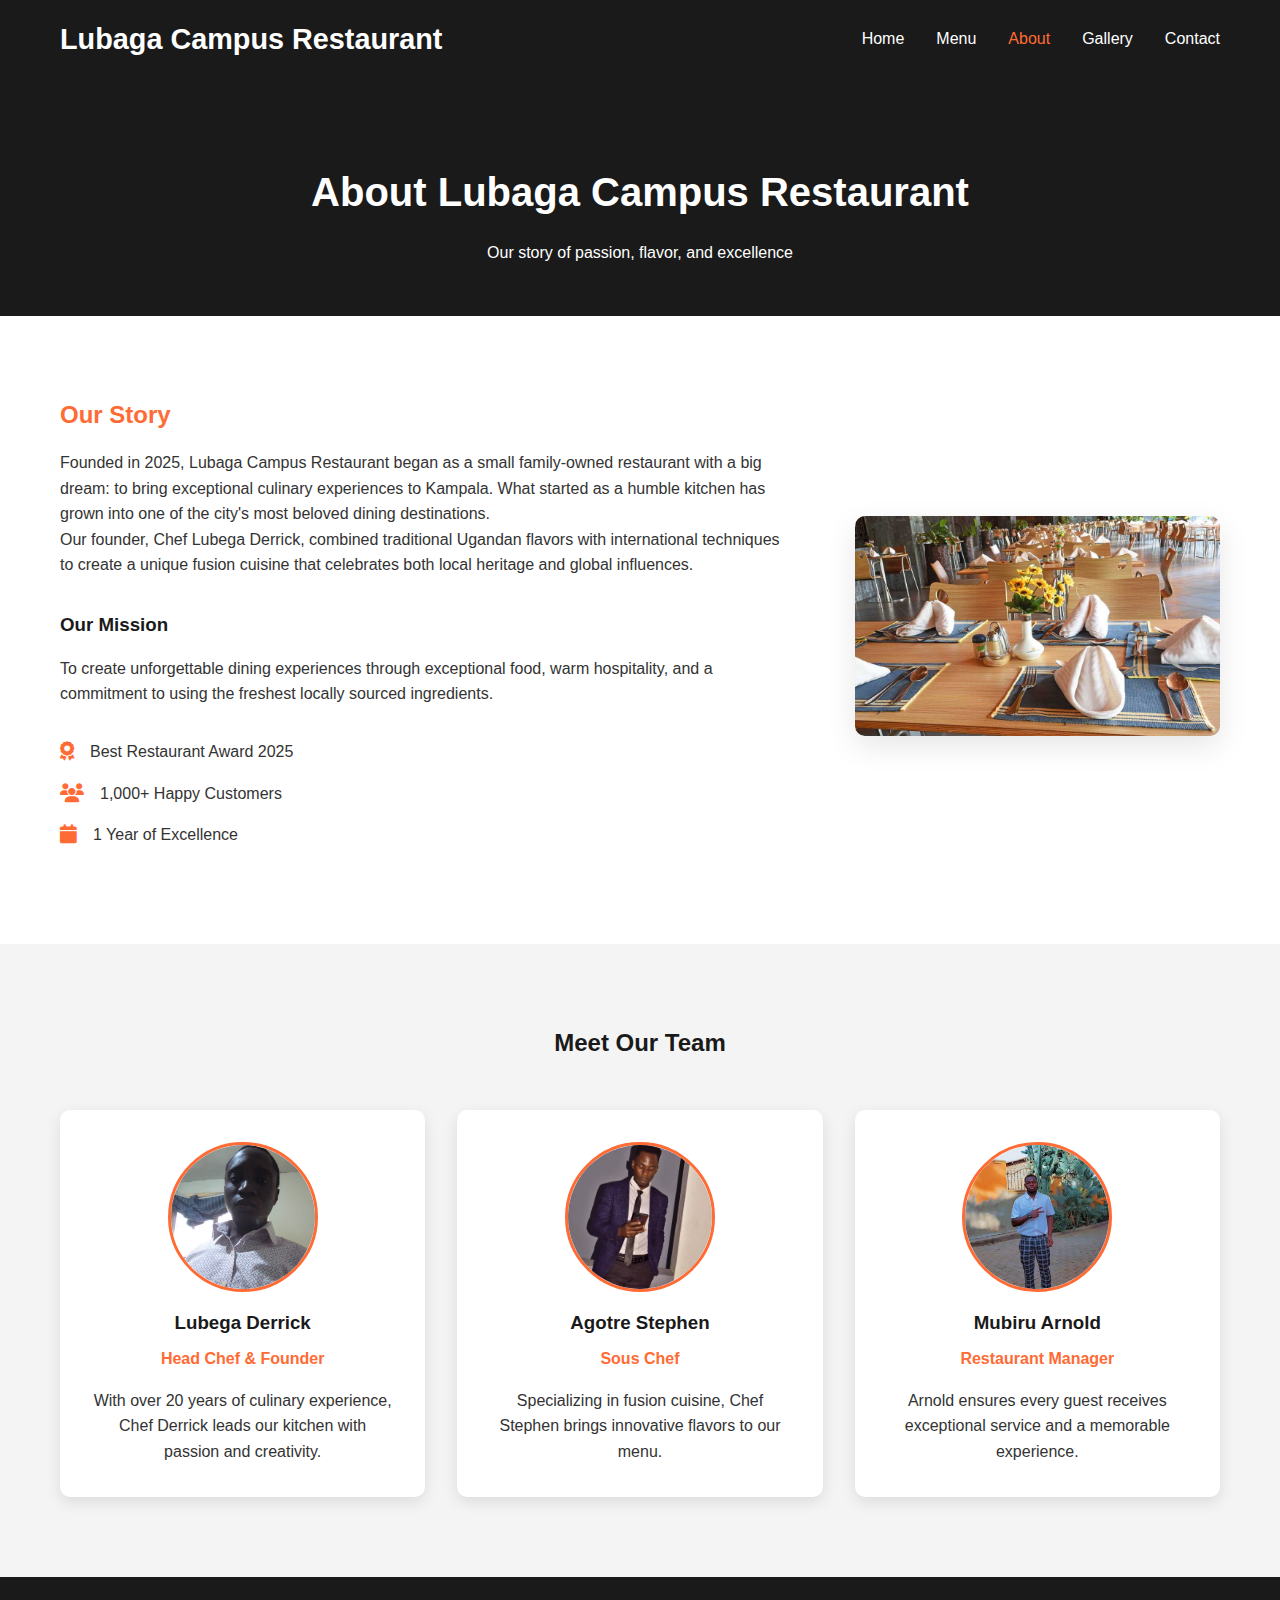
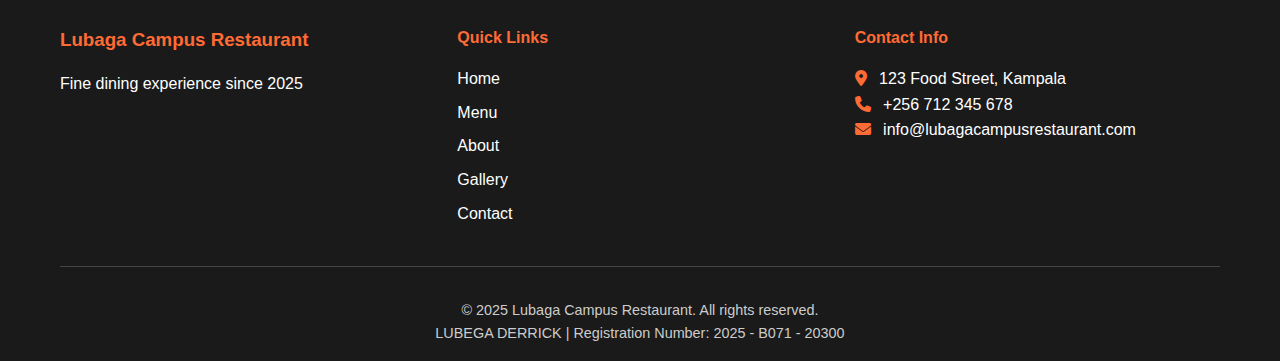
<file: about.html>
<!DOCTYPE html>
<html lang="en">
<head>
    <meta charset="UTF-8">
    <meta name="viewport" content="width=device-width, initial-scale=1.0">
    <title>About Us | Lubaga Campus Restaurant</title>
    <link rel="stylesheet" href="home contact.css">
    <link rel="stylesheet" href="https://cdnjs.cloudflare.com/ajax/libs/font-awesome/6.4.0/css/all.min.css">
</head>
<body>
    <nav class="navbar">
        <div class="nav-container">
            <div class="nav-logo">
                <a href="index.html">Lubaga Campus Restaurant</a>
            </div>
            <ul class="nav-menu">
                <li class="nav-item"><a href="index.html" class="nav-link">Home</a></li>
                <li class="nav-item"><a href="menu.html" class="nav-link">Menu</a></li>
                <li class="nav-item"><a href="about.html" class="nav-link active">About</a></li>
                <li class="nav-item"><a href="gallery.html" class="nav-link">Gallery</a></li>
                <li class="nav-item"><a href="contact.html" class="nav-link">Contact</a></li>
            </ul>
            <div class="mobilenav">
                <span class="bar"></span>
                <span class="bar"></span>
                <span class="bar"></span>
            </div>
        </div>
    </nav>

    <section class="page-header">
        <div class="container">
            <h1>About Lubaga Campus Restaurant</h1>
            <p>Our story of passion, flavor, and excellence</p>
        </div>
    </section>

    <section class="about-content">
        <div class="container">
            <div class="about-grid">
                <div class="about-text">
                    <h2>Our Story</h2>
                    <p>Founded in 2025, Lubaga Campus Restaurant began as a small family-owned restaurant with a big dream: to bring exceptional culinary experiences to Kampala. What started as a humble kitchen has grown into one of the city's most beloved dining destinations.</p>
                    
                    <p>Our founder, Chef Lubega Derrick, combined traditional Ugandan flavors with international techniques to create a unique fusion cuisine that celebrates both local heritage and global influences.</p>
                    
                    <h3>Our Mission</h3>
                    <p>To create unforgettable dining experiences through exceptional food, warm hospitality, and a commitment to using the freshest locally sourced ingredients.</p>
                    
                    <div class="achievements">
                        <div class="achievement">
                            <i class="fas fa-award"></i>
                            <span>Best Restaurant Award 2025</span>
                        </div>
                        <div class="achievement">
                            <i class="fas fa-users"></i>
                            <span>1,000+ Happy Customers</span>
                        </div>
                        <div class="achievement">
                            <i class="fas fa-calendar"></i>
                            <span>1 Year of Excellence</span>
                        </div>
                    </div>
                </div>
                
                <div class="about-image">
                    <img src="gallery aboutus/restaurant.jpg" alt="Lubaga Campus Restaurant Interior">
                </div>
            </div>
        </div>
    </section>

    <section class="team-section">
        <div class="container">
            <h2>Meet Our Team</h2>
            <div class="team-grid">
                <div class="team-member">
                    <div class="member-image">
                        <img src="gallery aboutus/IMG_20230310_113553.jpg" alt="Chef Derrick">
                    </div>
                    <h3>Lubega Derrick</h3>
                    <p>Head Chef & Founder</p>
                    <p>With over 20 years of culinary experience, Chef Derrick leads our kitchen with passion and creativity.</p>
                </div>
                
                <div class="team-member">
                    <div class="member-image">
                        <img src="gallery aboutus/6e2a4e34.jpg" alt="Chef Stephen">
                    </div>
                    <h3>Agotre Stephen</h3>
                    <p>Sous Chef</p>
                    <p>Specializing in fusion cuisine, Chef Stephen brings innovative flavors to our menu.</p>
                </div>
                
                <div class="team-member">
                    <div class="member-image">
                        <img src="gallery aboutus/WhatsApp Image 2025-12-02 at 16.47.36_5eabd65c.jpg" alt="Manager Arnold">
                    </div>
                    <h3>Mubiru Arnold</h3>
                    <p>Restaurant Manager</p>
                    <p>Arnold ensures every guest receives exceptional service and a memorable experience.</p>
                </div>
            </div>
        </div>
    </section>

    <footer class="footer">
        <div class="container">
            <div class="footer-content">
                <div class="footer-section">
                    <h3>Lubaga Campus Restaurant</h3>
                    <p>Fine dining experience since 2025</p>
                </div>
                <div class="footer-section">
                    <h4>Quick Links</h4>
                    <ul>
                        <li><a href="index.html">Home</a></li>
                        <li><a href="menu.html">Menu</a></li>
                        <li><a href="about.html">About</a></li>
                        <li><a href="gallery.html">Gallery</a></li>
                        <li><a href="contact.html">Contact</a></li>
                    </ul>
                </div>
                <div class="footer-section">
                    <h4>Contact Info</h4>
                    <p><i class="fas fa-map-marker-alt"></i> 123 Food Street, Kampala</p>
                    <p><i class="fas fa-phone"></i> +256 712 345 678</p>
                    <p><i class="fas fa-envelope"></i> info@lubagacampusrestaurant.com</p>
                </div>
            </div>
            <div class="footer-bottom">
                <p>&copy; 2025 Lubaga Campus Restaurant. All rights reserved.</p>
                <p>LUBEGA DERRICK | Registration Number: 2025 - B071 - 20300</p>
            </div>
        </div>
    </footer>

    <script src="home contact.js"></script>
</body>
</html>
</file>
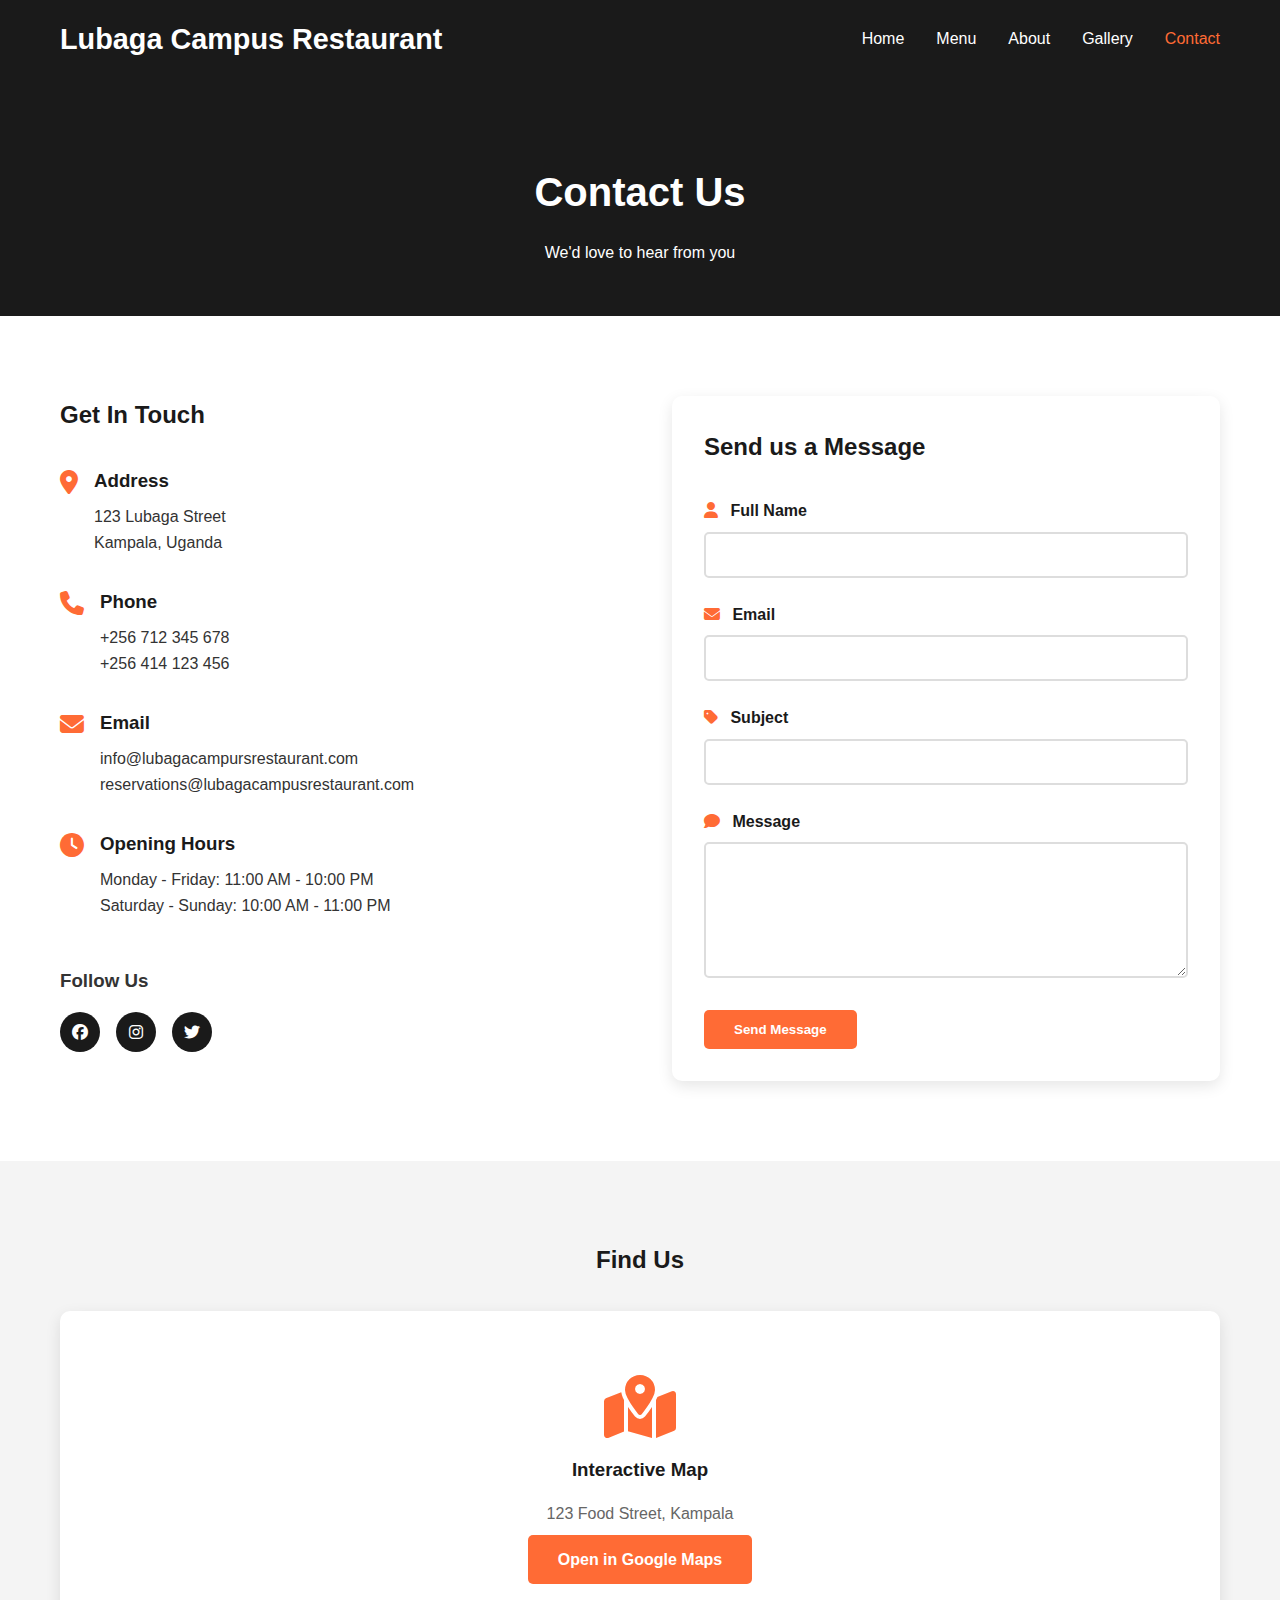
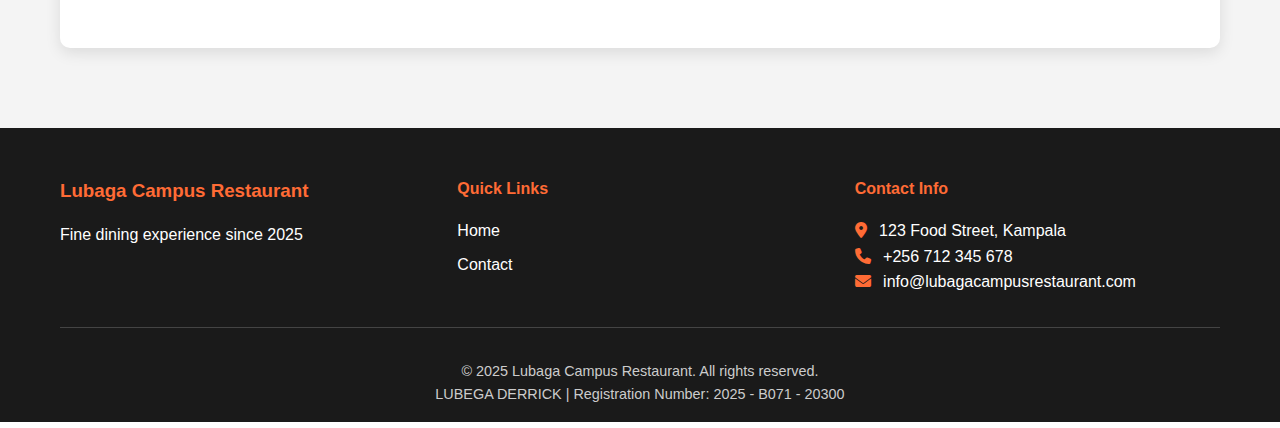
<file: contact.html>
<!DOCTYPE html>
<html lang="en">
<head>
    <meta charset="UTF-8">
    <meta name="viewport" content="width=device-width, initial-scale=1.0">
    <title>Contact Us | Lubaga Campus Restaurant</title>
    <link rel="stylesheet" href="home contact.css">
    <link rel="stylesheet" href="https://cdnjs.cloudflare.com/ajax/libs/font-awesome/6.4.0/css/all.min.css">
</head>
<body>
    <nav class="navbar">
        <div class="nav-container">
            <div class="nav-logo">
                <a href="index.html">Lubaga Campus Restaurant</a>
            </div>
            <ul class="nav-menu">
                <li class="nav-item"><a href="index.html" class="nav-link">Home</a></li>
                <li class="nav-item"><a href="menu.html" class="nav-link">Menu</a></li>
                <li class="nav-item"><a href="about.html" class="nav-link">About</a></li>
                <li class="nav-item"><a href="gallery.html" class="nav-link">Gallery</a></li>
                <li class="nav-item"><a href="contact.html" class="nav-link active">Contact</a></li>
            </ul>
            <div class="mobilenav">
                <span class="bar"></span>
                <span class="bar"></span>
                <span class="bar"></span>
            </div>
        </div>
    </nav>

    <section class="page-header">
        <div class="container">
            <h1>Contact Us</h1>
            <p>We'd love to hear from you</p>
        </div>
    </section>

    <section class="contact-section">
        <div class="container">
            <div class="contact-grid">
                <div class="contact-info">
                    <h2>Get In Touch</h2>
                    <div class="contact-item">
                        <i class="fas fa-map-marker-alt"></i>
                        <div>
                            <h3>Address</h3>
                            <p>123 Lubaga Street<br>Kampala, Uganda</p>
                        </div>
                    </div>
                    
                    <div class="contact-item">
                        <i class="fas fa-phone"></i>
                        <div>
                            <h3>Phone</h3>
                            <p>+256 712 345 678<br>+256 414 123 456</p>
                        </div>
                    </div>
                    
                    <div class="contact-item">
                        <i class="fas fa-envelope"></i>
                        <div>
                            <h3>Email</h3>
                            <p>info@lubagacampursrestaurant.com<br>reservations@lubagacampusrestaurant.com</p>
                        </div>
                    </div>
                    
                    <div class="contact-item">
                        <i class="fas fa-clock"></i>
                        <div>
                            <h3>Opening Hours</h3>
                            <p>Monday - Friday: 11:00 AM - 10:00 PM<br>
                               Saturday - Sunday: 10:00 AM - 11:00 PM</p>
                        </div>
                    </div>
                    
                    <div class="social-links">
                        <h3>Follow Us</h3>
                        <div class="social-icons">
                            <a href="#"><i class="fab fa-facebook"></i></a>
                            <a href="#"><i class="fab fa-instagram"></i></a>
                            <a href="#"><i class="fab fa-twitter"></i></a>
                        </div>
                    </div>
                </div>
                
                <div class="contact-form">
                    <h2>Send us a Message</h2>
                    <form id="contactForm">
                        <div class="form-group">
                            <label for="contact-name"><i class="fas fa-user"></i> Full Name</label>
                            <input type="text" id="contact-name" name="name" required>
                        </div>
                        
                        <div class="form-group">
                            <label for="contact-email"><i class="fas fa-envelope"></i> Email</label>
                            <input type="email" id="contact-email" name="email" required>
                        </div>
                        
                        <div class="form-group">
                            <label for="contact-subject"><i class="fas fa-tag"></i> Subject</label>
                            <input type="text" id="contact-subject" name="subject" required>
                        </div>
                        
                        <div class="form-group">
                            <label for="contact-message"><i class="fas fa-comment"></i> Message</label>
                            <textarea id="contact-message" name="message" rows="6" required></textarea>
                        </div>
                        
                        <button type="submit" class="cta-button">Send Message</button>
                    </form>
                    
                    <div id="contactConfirmation" class="confirmation-message" style="display: none;">
                        <i class="fas fa-check-circle"></i>
                        <h3>Message Sent Successfully!</h3>
                        <p>Thank you for contacting us. We'll get back to you within 24 hours.</p>
                    </div>
                </div>
            </div>
        </div>
    </section>

    <section class="map-section">
        <div class="container">
            <h2>Find Us</h2>
            <div class="map-placeholder">
                <div class="map-content">
                    <i class="fas fa-map-marked-alt"></i>
                    <h3>Interactive Map</h3>
                    <p>123 Food Street, Kampala</p>
                    <a href="https://maps.google.com" target="_blank" class="cta-button">Open in Google Maps</a>
                </div>
            </div>
        </div>
    </section>

    <footer class="footer">
        <div class="container">
            <div class="footer-content">
                <div class="footer-section">
                    <h3>Lubaga Campus Restaurant</h3>
                    <p>Fine dining experience since 2025</p>
                </div>
                <div class="footer-section">
                    <h4>Quick Links</h4>
                    <ul>
                        <li><a href="index.html">Home</a></li>
                        <li><a href="contact.html">Contact</a></li>
                    </ul>
                </div>
                <div class="footer-section">
                    <h4>Contact Info</h4>
                    <p><i class="fas fa-map-marker-alt"></i> 123 Food Street, Kampala</p>
                    <p><i class="fas fa-phone"></i> +256 712 345 678</p>
                    <p><i class="fas fa-envelope"></i> info@lubagacampusrestaurant.com</p>
                </div>
            </div>
            <div class="footer-bottom">
                <p>&copy; 2025 Lubaga Campus Restaurant. All rights reserved.</p>
                <p>LUBEGA DERRICK | Registration Number: 2025 - B071 - 20300</p>
            </div>
        </div>
    </footer>

    <script src="home contact.js"></script>
</body>
</html>
</file>
<file: home contact.css>
* {
    margin: 0;
    padding: 0;
    box-sizing: border-box;
}

body {
    font-family: 'Arial', sans-serif;
    line-height: 1.6;
    color: #333;
    background-color: #ffffff;
}

.container {
    max-width: 1200px;
    margin: 0 auto;
    padding: 0 20px;
}

/* Color Variables */
:root {
    --black: #1a1a1a;
    --white: #ffffff;
    --orange: #ff6b35;
    --orange-dark: #e55a2b;
    --gray-light: #f4f4f4;
    --gray: #666;
}

/* Navigation */
.navbar {
    background-color: var(--black);
    padding: 1rem 0;
    position: fixed;
    width: 100%;
    top: 0;
    z-index: 1000;
}

.nav-container {
    max-width: 1200px;
    margin: 0 auto;
    padding: 0 20px;
    display: flex;
    justify-content: space-between;
    align-items: center;
}

.nav-logo a {
    color: var(--white);
    font-size: 1.8rem;
    font-weight: bold;
    text-decoration: none;
}

.nav-menu {
    display: flex;
    list-style: none;
    gap: 2rem;
}

.nav-link {
    color: var(--white);
    text-decoration: none;
    transition: color 0.3s ease;
}

.nav-link:hover,
.nav-link.active {
    color: var(--orange);
}

.mobilenav {
    display: none;
    flex-direction: column;
    cursor: pointer;
}

.bar {
    width: 25px;
    height: 3px;
    background-color: var(--white);
    margin: 3px 0;
    transition: 0.3s;
}

/* Hero Section */
.hero {
    background: linear-gradient(rgba(0,0,0,0.7), rgba(0,0,0,0.7)), url('../images/hero-bg.jpg');
    background-size: cover;
    background-position: center;
    height: 100vh;
    display: flex;
    align-items: center;
    justify-content: center;
    text-align: center;
    color: var(--white);
    margin-top: 60px;
}

.hero-content h1 {
    font-size: 3.5rem;
    margin-bottom: 1rem;
}

.hero-content p {
    font-size: 1.2rem;
    margin-bottom: 2rem;
}

/* Buttons */
.cta-button {
    display: inline-block;
    background-color: var(--orange);
    color: var(--white);
    padding: 12px 30px;
    text-decoration: none;
    border-radius: 5px;
    font-weight: bold;
    transition: background-color 0.3s ease;
    border: none;
    cursor: pointer;
}

.cta-button:hover {
    background-color: var(--orange-dark);
}

/* Features Section */
.features {
    padding: 5rem 0;
    background-color: var(--gray-light);
}

.features h2 {
    text-align: center;
    margin-bottom: 3rem;
    color: var(--black);
}

.features-grid {
    display: grid;
    grid-template-columns: repeat(auto-fit, minmax(250px, 1fr));
    gap: 2rem;
}

.feature-card {
    text-align: center;
    padding: 2rem;
    background: var(--white);
    border-radius: 10px;
    box-shadow: 0 5px 15px rgba(0,0,0,0.1);
}

.feature-card i {
    font-size: 3rem;
    color: var(--orange);
    margin-bottom: 1rem;
}

/* Page Header */
.page-header {
    background-color: var(--black);
    color: var(--white);
    padding: 100px 0 50px;
    text-align: center;
    margin-top: 60px;
}

.page-header h1 {
    font-size: 2.5rem;
    margin-bottom: 1rem;
}

/* Form Styles */
.reservation-form {
    padding: 5rem 0;
}

.booking-form {
    max-width: 600px;
    margin: 0 auto;
    background: var(--white);
    padding: 2rem;
    border-radius: 10px;
    box-shadow: 0 5px 15px rgba(0,0,0,0.1);
}

.form-group {
    margin-bottom: 1.5rem;
}

.form-row {
    display: grid;
    grid-template-columns: 1fr 1fr;
    gap: 1rem;
}

.form-group label {
    display: block;
    margin-bottom: 0.5rem;
    color: var(--black);
    font-weight: bold;
}

.form-group label i {
    color: var(--orange);
    margin-right: 0.5rem;
}

.form-group input,
.form-group select,
.form-group textarea {
    width: 100%;
    padding: 12px;
    border: 2px solid #ddd;
    border-radius: 5px;
    font-size: 1rem;
    transition: border-color 0.3s ease;
}

.form-group input:focus,
.form-group select:focus,
.form-group textarea:focus {
    outline: none;
    border-color: var(--orange);
}

.confirmation-message {
    text-align: center;
    padding: 3rem;
    background: var(--gray-light);
    border-radius: 10px;
    margin-top: 2rem;
}

.confirmation-message i {
    font-size: 4rem;
    color: var(--orange);
    margin-bottom: 1rem;
}

/* About Page Styles */
.about-content {
    padding: 5rem 0;
}

.about-grid {
    display: grid;
    grid-template-columns: 2fr 1fr;
    gap: 4rem;
    align-items: center;
}

.about-text h2 {
    color: var(--orange);
    margin-bottom: 1rem;
}

.about-text h3 {
    color: var(--black);
    margin: 2rem 0 1rem;
}

.achievements {
    margin-top: 2rem;
}

.achievement {
    display: flex;
    align-items: center;
    margin-bottom: 1rem;
}

.achievement i {
    color: var(--orange);
    margin-right: 1rem;
    font-size: 1.2rem;
}

.about-image img {
    width: 100%;
    border-radius: 10px;
    box-shadow: 0 10px 30px rgba(0,0,0,0.1);
}

.team-section {
    background-color: var(--gray-light);
    padding: 5rem 0;
    text-align: center;
}

.team-section h2 {
    margin-bottom: 3rem;
    color: var(--black);
}

.team-grid {
    display: grid;
    grid-template-columns: repeat(auto-fit, minmax(250px, 1fr));
    gap: 2rem;
}

.team-member {
    background: var(--white);
    padding: 2rem;
    border-radius: 10px;
    box-shadow: 0 5px 15px rgba(0,0,0,0.1);
}

.member-image {
    width: 150px;
    height: 150px;
    border-radius: 50%;
    overflow: hidden;
    margin: 0 auto 1rem;
    border: 3px solid var(--orange);
}

.member-image img {
    width: 100%;
    height: 100%;
    object-fit: cover;
}

.team-member h3 {
    color: var(--black);
    margin-bottom: 0.5rem;
}

.team-member p:first-of-type {
    color: var(--orange);
    font-weight: bold;
    margin-bottom: 1rem;
}

/* Footer */
.footer {
    background-color: var(--black);
    color: var(--white);
    padding: 3rem 0 1rem;
}

.footer-content {
    display: grid;
    grid-template-columns: repeat(auto-fit, minmax(250px, 1fr));
    gap: 2rem;
    margin-bottom: 2rem;
}

.footer-section h3,
.footer-section h4 {
    color: var(--orange);
    margin-bottom: 1rem;
}

.footer-section ul {
    list-style: none;
}

.footer-section ul li {
    margin-bottom: 0.5rem;
}

.footer-section ul li a {
    color: var(--white);
    text-decoration: none;
    transition: color 0.3s ease;
}

.footer-section ul li a:hover {
    color: var(--orange);
}

.footer-section p i {
    margin-right: 0.5rem;
    color: var(--orange);
}

.footer-bottom {
    text-align: center;
    padding-top: 2rem;
    border-top: 1px solid #444;
    color: #ccc;
    font-size: 0.9rem;
}

/* Responsive Design */
@media (max-width: 768px) {
    .mobilenav {
        display: flex;
    }
    
    .nav-menu {
        position: fixed;
        left: -100%;
        top: 60px;
        flex-direction: column;
        background-color: var(--black);
        width: 100%;
        text-align: center;
        transition: 0.3s;
        padding: 2rem 0;
    }
    
    .nav-menu.active {
        left: 0;
    }
    
    .hero-content h1 {
        font-size: 2.5rem;
    }
    
    .form-row {
        grid-template-columns: 1fr;
    }
    
    .category-tabs {
        flex-wrap: wrap;
    }
}

/* Contact Page Styles */
.contact-section {
    padding: 5rem 0;
}

.contact-grid {
    display: grid;
    grid-template-columns: 1fr 1fr;
    gap: 4rem;
}

.contact-info h2 {
    color: var(--black);
    margin-bottom: 2rem;
}

.contact-item {
    display: flex;
    align-items: flex-start;
    margin-bottom: 2rem;
}

.contact-item i {
    color: var(--orange);
    font-size: 1.5rem;
    margin-right: 1rem;
    margin-top: 0.25rem;
}

.contact-item h3 {
    color: var(--black);
    margin-bottom: 0.5rem;
}

.social-links {
    margin-top: 3rem;
}

.social-icons {
    display: flex;
    gap: 1rem;
    margin-top: 1rem;
}

.social-icons a {
    display: inline-flex;
    align-items: center;
    justify-content: center;
    width: 40px;
    height: 40px;
    background: var(--black);
    color: var(--white);
    border-radius: 50%;
    text-decoration: none;
    transition: background-color 0.3s ease;
}

.social-icons a:hover {
    background: var(--orange);
}

.contact-form {
    background: var(--white);
    padding: 2rem;
    border-radius: 10px;
    box-shadow: 0 5px 15px rgba(0,0,0,0.1);
}

.contact-form h2 {
    color: var(--black);
    margin-bottom: 2rem;
}

.map-section {
    background: var(--gray-light);
    padding: 5rem 0;
    text-align: center;
}

.map-section h2 {
    margin-bottom: 2rem;
    color: var(--black);
}

.map-placeholder {
    background: var(--white);
    border-radius: 10px;
    padding: 4rem;
    box-shadow: 0 5px 15px rgba(0,0,0,0.1);
}

.map-content i {
    font-size: 4rem;
    color: var(--orange);
    margin-bottom: 1rem;
}

.map-content h3 {
    color: var(--black);
    margin-bottom: 1rem;
}

.map-content p {
    margin-bottom: 0.5rem;
    color: var(--gray);
}

/* Responsive Design*/
@media (max-width: 768px) {
    .about-grid {
        grid-template-columns: 1fr;
        gap: 2rem;
    }
    
    .contact-grid {
        grid-template-columns: 1fr;
        gap: 2rem;
    }
    
    .gallery-grid {
        grid-template-columns: 1fr;
    }
    
    .team-grid {
        grid-template-columns: 1fr;
    }
}
</file>
